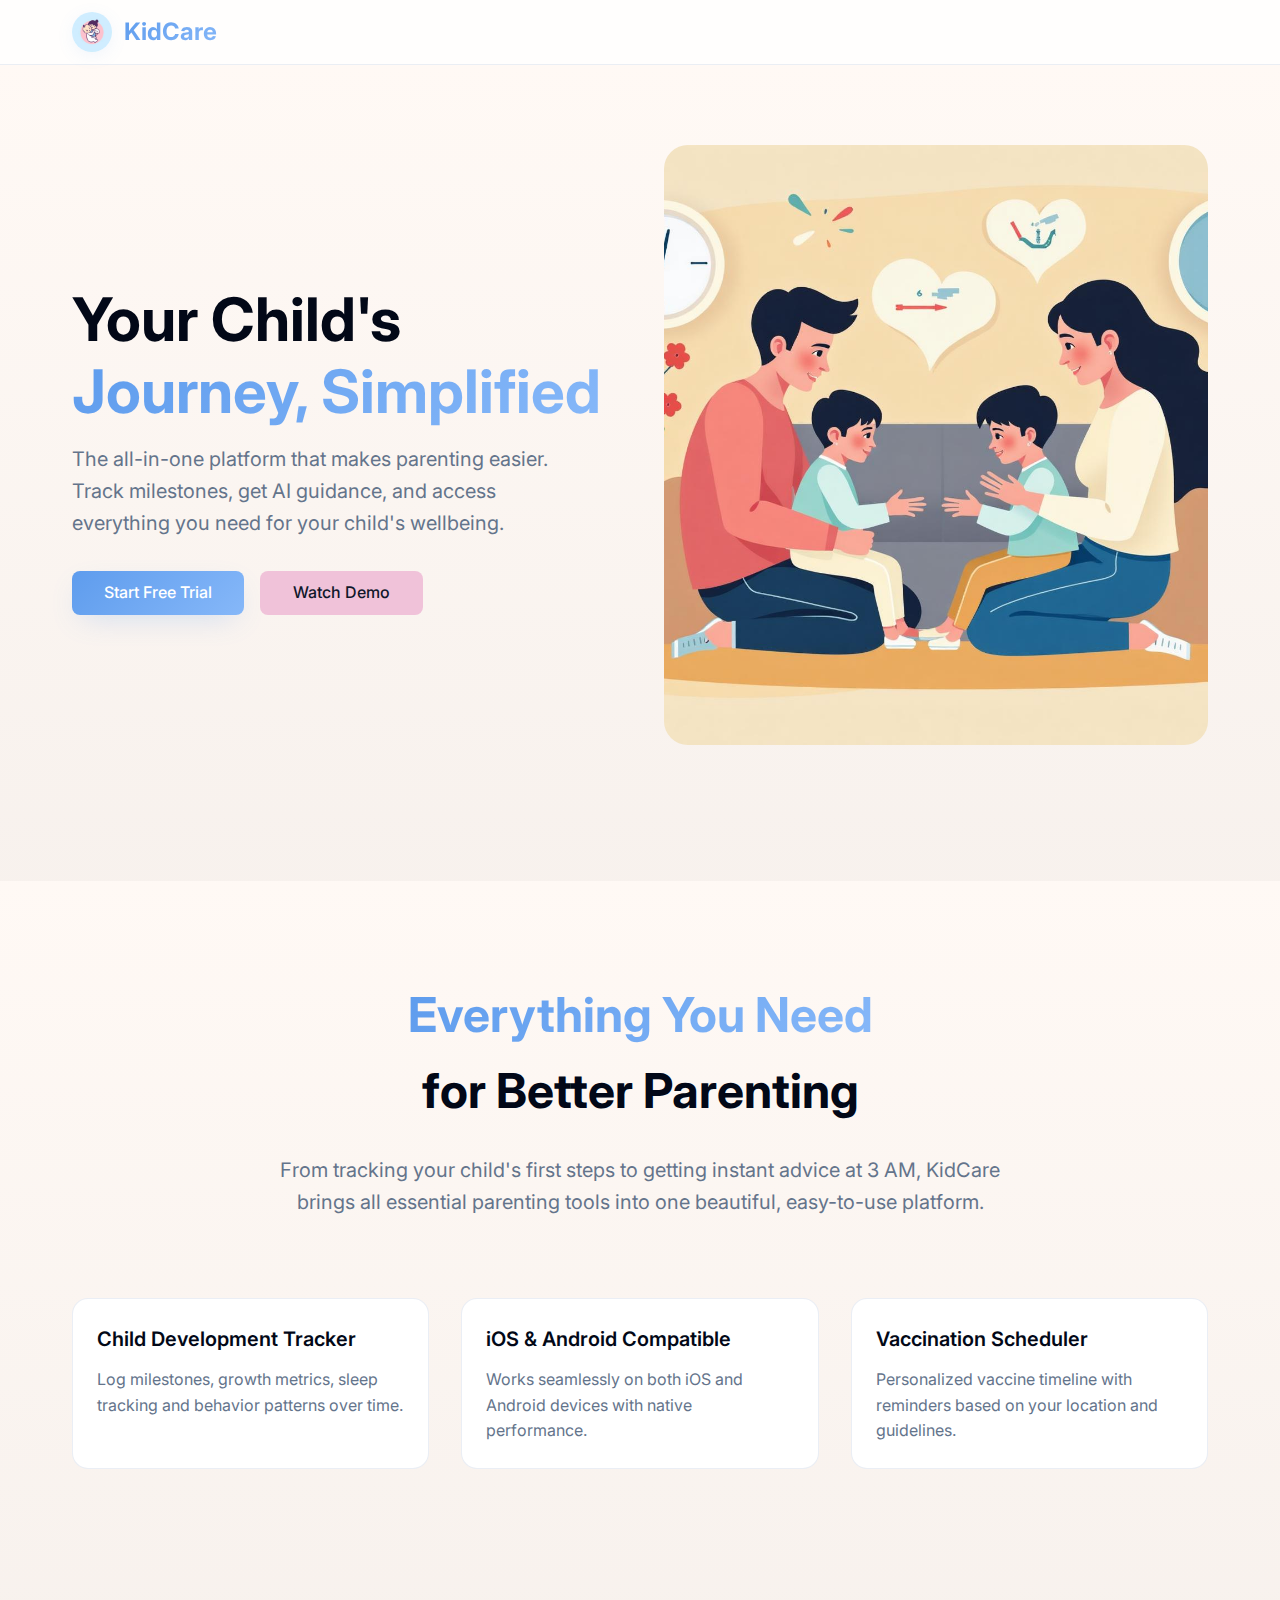
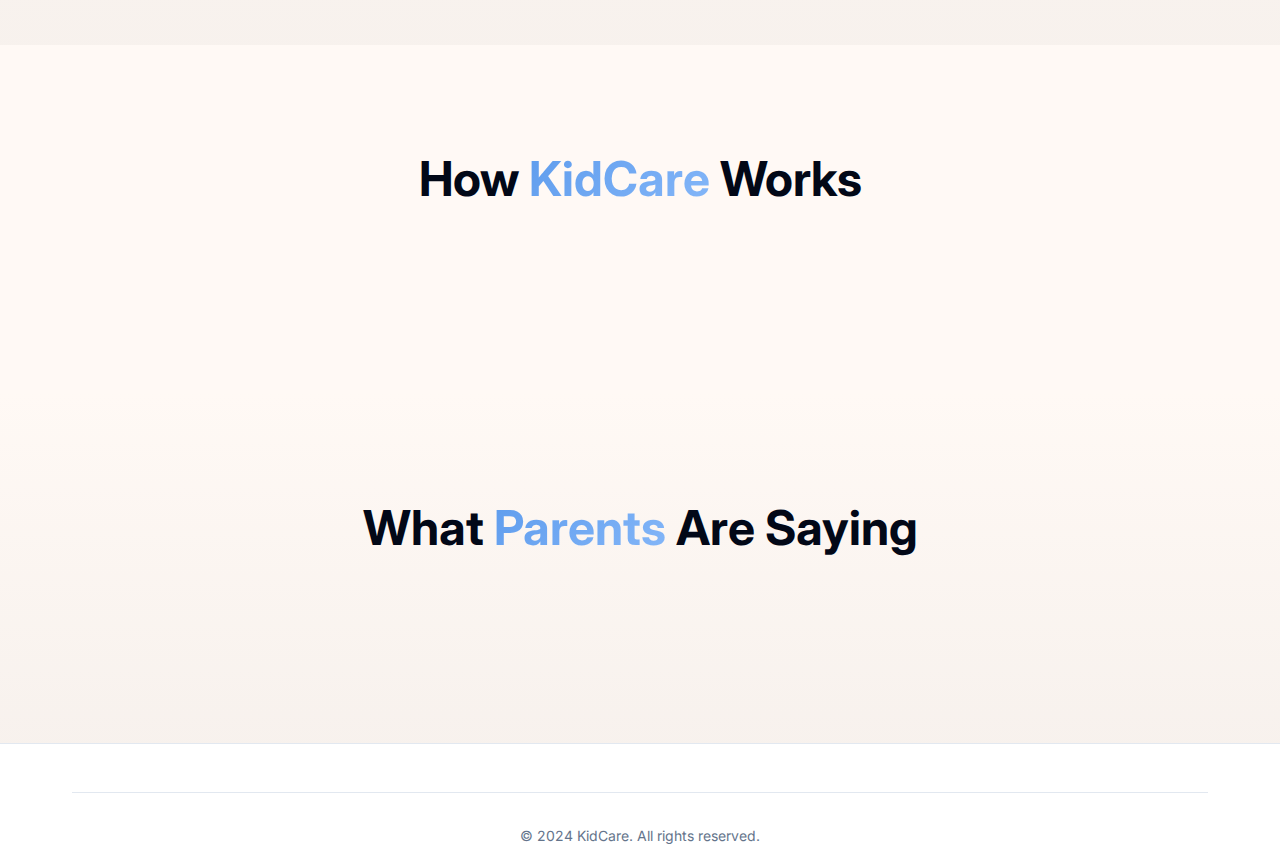
<file: html-exports/index.html>
<!DOCTYPE html>
<html lang="en">
<head>
    <meta charset="UTF-8">
    <meta name="viewport" content="width=device-width, initial-scale=1.0">
    <title>KidCare - All-in-One Parenting Platform | Child Development Tracking & More</title>
    <meta name="description" content="KidCare is the complete parenting platform for families with children 0-12. Track milestones, get AI guidance, manage vaccinations, meal planning, and access emergency protocols - all in one app.">
    <link rel="stylesheet" href="styles.css">
</head>
<body>
    <!-- Header -->
    <header class="header">
        <div class="container">
            <div class="header-content">
                <div class="logo-section">
                    <img src="../src/assets/kidcare-icon.jpg" alt="KidCare Logo" class="logo-image">
                    <h1 class="logo-text">KidCare</h1>
                </div>
            </div>
        </div>
    </header>

    <main>
        <!-- Hero Section -->
        <section class="hero">
            <div class="container">
                <div class="hero-grid">
                    <div>
                        <h1 class="hero-title">
                            <span>Your Child's</span><br>
                            <span class="hero-text">Journey, Simplified</span>
                        </h1>
                        <p style="font-size: 1.25rem; color: var(--muted-foreground); margin-bottom: 2rem; max-width: 32rem;">
                            The all-in-one platform that makes parenting easier. Track milestones, 
                            get AI guidance, and access everything you need for your child's wellbeing.
                        </p>
                        <div style="display: flex; gap: 1rem; flex-wrap: wrap;">
                            <a href="#" class="btn btn-hero btn-lg">Start Free Trial</a>
                            <a href="#" class="btn btn-caring btn-lg">Watch Demo</a>
                        </div>
                    </div>
                    <div>
                        <img src="../src/assets/hero-family.jpg" alt="Happy family using KidCare app" style="width: 100%; height: 37.5rem; object-fit: cover; border-radius: 1.5rem;">
                    </div>
                </div>
            </div>
        </section>

        <!-- Features Section -->
        <section style="padding: 6rem 0; background: var(--gradient-subtle);">
            <div class="container">
                <div style="text-align: center; max-width: 48rem; margin: 0 auto 5rem;">
                    <h2 class="section-title">
                        <span class="section-title-gradient">Everything You Need</span><br>
                        <span>for Better Parenting</span>
                    </h2>
                    <p style="font-size: 1.25rem; color: var(--muted-foreground);">
                        From tracking your child's first steps to getting instant advice at 3 AM, 
                        KidCare brings all essential parenting tools into one beautiful, easy-to-use platform.
                    </p>
                </div>
                <div class="features-grid">
                    <div class="feature-card">
                        <h3 style="font-size: 1.25rem; font-weight: 600; margin-bottom: 0.75rem;">Child Development Tracker</h3>
                        <p style="color: var(--muted-foreground);">Log milestones, growth metrics, sleep tracking and behavior patterns over time.</p>
                    </div>
                    <div class="feature-card">
                        <h3 style="font-size: 1.25rem; font-weight: 600; margin-bottom: 0.75rem;">iOS & Android Compatible</h3>
                        <p style="color: var(--muted-foreground);">Works seamlessly on both iOS and Android devices with native performance.</p>
                    </div>
                    <div class="feature-card">
                        <h3 style="font-size: 1.25rem; font-weight: 600; margin-bottom: 0.75rem;">Vaccination Scheduler</h3>
                        <p style="color: var(--muted-foreground);">Personalized vaccine timeline with reminders based on your location and guidelines.</p>
                    </div>
                </div>
            </div>
        </section>

        <!-- How It Works Section -->
        <section style="padding: 6rem 0;">
            <div class="container">
                <div style="text-align: center; margin-bottom: 5rem;">
                    <h2 class="section-title">
                        <span>How</span>
                        <span class="section-title-gradient"> KidCare </span>
                        <span>Works</span>
                    </h2>
                </div>
            </div>
        </section>

        <!-- Testimonials Section -->
        <section style="padding: 6rem 0; background: var(--gradient-subtle);">
            <div class="container">
                <div style="text-align: center; margin-bottom: 5rem;">
                    <h2 class="section-title">
                        <span>What</span>
                        <span class="section-title-gradient"> Parents </span>
                        <span>Are Saying</span>
                    </h2>
                </div>
            </div>
        </section>
    </main>

    <!-- Footer -->
    <footer style="background-color: var(--card); border-top: 1px solid var(--border); padding: 3rem 0 1rem;">
        <div class="container">
            <div style="text-align: center; padding-top: 2rem; border-top: 1px solid var(--border); color: var(--muted-foreground); font-size: 0.875rem;">
                <p>&copy; 2024 KidCare. All rights reserved.</p>
            </div>
        </div>
    </footer>
</body>
</html>
</file>
<file: html-exports/styles.css>
/* KidCare Pure CSS Styles - Exact React Styling */
@import url('https://fonts.googleapis.com/css2?family=Inter:wght@300;400;500;600;700&display=swap');

/* Root Variables - Exact from React index.css */
:root {
  /* KidCare Brand Colors - Soft, nurturing palette */
  --background: hsl(25, 100%, 98%);
  --foreground: hsl(222.2, 84%, 4.9%);
  --card: hsl(0, 0%, 100%);
  --card-foreground: hsl(222.2, 84%, 4.9%);
  --popover: hsl(0, 0%, 100%);
  --popover-foreground: hsl(222.2, 84%, 4.9%);
  
  /* Primary - Gentle Blue from logo */
  --primary: hsl(214, 80%, 65%);
  --primary-foreground: hsl(0, 0%, 100%);
  --primary-glow: hsl(214, 90%, 75%);
  
  /* Secondary - Soft Pink from logo */
  --secondary: hsl(330, 60%, 85%);
  --secondary-foreground: hsl(222.2, 47.4%, 11.2%);
  
  /* Muted - Warm cream tones */
  --muted: hsl(25, 40%, 95%);
  --muted-foreground: hsl(215.4, 16.3%, 46.9%);
  
  /* Accent - Warm peach */
  --accent: hsl(15, 80%, 88%);
  --accent-foreground: hsl(222.2, 47.4%, 11.2%);
  
  --destructive: hsl(0, 84.2%, 60.2%);
  --destructive-foreground: hsl(210, 40%, 98%);
  --border: hsl(214.3, 31.8%, 91.4%);
  --input: hsl(214.3, 31.8%, 91.4%);
  --ring: hsl(214, 80%, 65%);
  
  /* Custom KidCare Design Tokens */
  --gradient-primary: linear-gradient(135deg, hsl(214, 80%, 65%), hsl(214, 90%, 75%));
  --gradient-secondary: linear-gradient(135deg, hsl(330, 60%, 85%), hsl(15, 80%, 88%));
  --gradient-hero: linear-gradient(135deg, hsl(214, 80%, 65%, 0.9), hsl(330, 60%, 85%, 0.9));
  --gradient-subtle: linear-gradient(180deg, hsl(25, 100%, 98%), hsl(25, 40%, 95%));
  
  /* Shadows with brand colors */
  --shadow-primary: 0 10px 30px -10px hsl(214, 80%, 65%, 0.3);
  --shadow-secondary: 0 10px 30px -10px hsl(330, 60%, 85%, 0.3);
  --shadow-soft: 0 4px 20px -4px hsl(214, 80%, 65%, 0.15);
  
  /* Animations */
  --transition-smooth: all 0.3s cubic-bezier(0.4, 0, 0.2, 1);
  --transition-bounce: all 0.4s cubic-bezier(0.68, -0.55, 0.265, 1.55);
  --radius: 0.5rem;
}

/* Base Styles */
* {
  margin: 0;
  padding: 0;
  box-sizing: border-box;
}

body {
  background-color: var(--background);
  color: var(--foreground);
  font-family: 'Inter', sans-serif;
  font-feature-settings: "rlig" 1, "calt" 1;
  line-height: 1.6;
  min-height: 100vh;
}

.container {
  max-width: 1200px;
  margin: 0 auto;
  padding: 0 1rem;
}

/* Header Styles */
.header {
  position: sticky;
  top: 0;
  z-index: 50;
  background-color: rgba(255, 255, 255, 0.8);
  backdrop-filter: blur(12px);
  border-bottom: 1px solid rgba(214, 221, 235, 0.5);
}

.header-content {
  display: flex;
  align-items: center;
  justify-content: space-between;
  height: 4rem;
}

.logo-section {
  display: flex;
  align-items: center;
  gap: 0.75rem;
}

.logo-image {
  width: 2.5rem;
  height: 2.5rem;
  border-radius: 50%;
  box-shadow: var(--shadow-soft);
}

.logo-text {
  font-size: 1.5rem;
  font-weight: 700;
  background: var(--gradient-primary);
  background-clip: text;
  -webkit-background-clip: text;
  -webkit-text-fill-color: transparent;
}

/* Hero Section */
.hero {
  position: relative;
  padding: 5rem 0 8rem;
  background: var(--gradient-subtle);
  overflow: hidden;
}

.hero-grid {
  display: grid;
  gap: 3rem;
  align-items: center;
}

@media (min-width: 1024px) {
  .hero-grid { grid-template-columns: 1fr 1fr; }
}

.hero-title {
  font-size: 2.5rem;
  font-weight: 700;
  line-height: 1.2;
  margin-bottom: 1rem;
}

@media (min-width: 640px) {
  .hero-title { font-size: 3rem; }
}

@media (min-width: 1024px) {
  .hero-title { font-size: 3.75rem; }
}

.hero-text {
  background: var(--gradient-primary);
  background-clip: text;
  -webkit-background-clip: text;
  -webkit-text-fill-color: transparent;
}

/* Button Styles */
.btn {
  display: inline-flex;
  align-items: center;
  justify-content: center;
  white-space: nowrap;
  border-radius: calc(var(--radius) - 2px);
  font-size: 0.875rem;
  font-weight: 500;
  transition: var(--transition-smooth);
  border: 1px solid transparent;
  cursor: pointer;
  text-decoration: none;
  padding: 0.5rem 1rem;
  min-height: 2.5rem;
}

.btn-hero {
  background: var(--gradient-primary);
  color: white;
  border: none;
  box-shadow: var(--shadow-primary);
}

.btn-hero:hover {
  transform: translateY(-2px);
  box-shadow: var(--shadow-primary), 0 0 20px hsla(214, 80%, 65%, 0.4);
}

.btn-caring {
  background-color: var(--secondary);
  color: var(--secondary-foreground);
}

.btn-lg {
  min-height: 2.75rem;
  border-radius: var(--radius);
  padding: 0 2rem;
  font-size: 1rem;
}

/* Feature Cards */
.feature-card {
  background-color: var(--card);
  border: 1px solid rgba(214, 221, 235, 0.5);
  border-radius: 1rem;
  padding: 1.5rem;
  transition: var(--transition-smooth);
}

.feature-card:hover {
  box-shadow: var(--shadow-soft);
  transform: translateY(-0.25rem);
}

.section-title {
  font-size: 2.5rem;
  font-weight: 700;
  margin-bottom: 1.5rem;
  text-align: center;
}

@media (min-width: 1024px) {
  .section-title { font-size: 3rem; }
}

.section-title-gradient {
  background: var(--gradient-primary);
  background-clip: text;
  -webkit-background-clip: text;
  -webkit-text-fill-color: transparent;
}

.features-grid {
  display: grid;
  gap: 2rem;
  margin-bottom: 5rem;
}

@media (min-width: 768px) {
  .features-grid { grid-template-columns: repeat(2, 1fr); }
}

@media (min-width: 1024px) {
  .features-grid { grid-template-columns: repeat(3, 1fr); }
}

/* Responsive and other utilities */
.hidden { display: none; }

@media (max-width: 767px) {
  .md-hidden { display: none; }
  .container { padding: 0 1rem; }
}

@media (min-width: 640px) {
  .container { padding: 0 1.5rem; }
}

@media (min-width: 1024px) {
  .container { padding: 0 2rem; }
}

/* All other sections would follow similar pattern with exact React styling */
</file>
